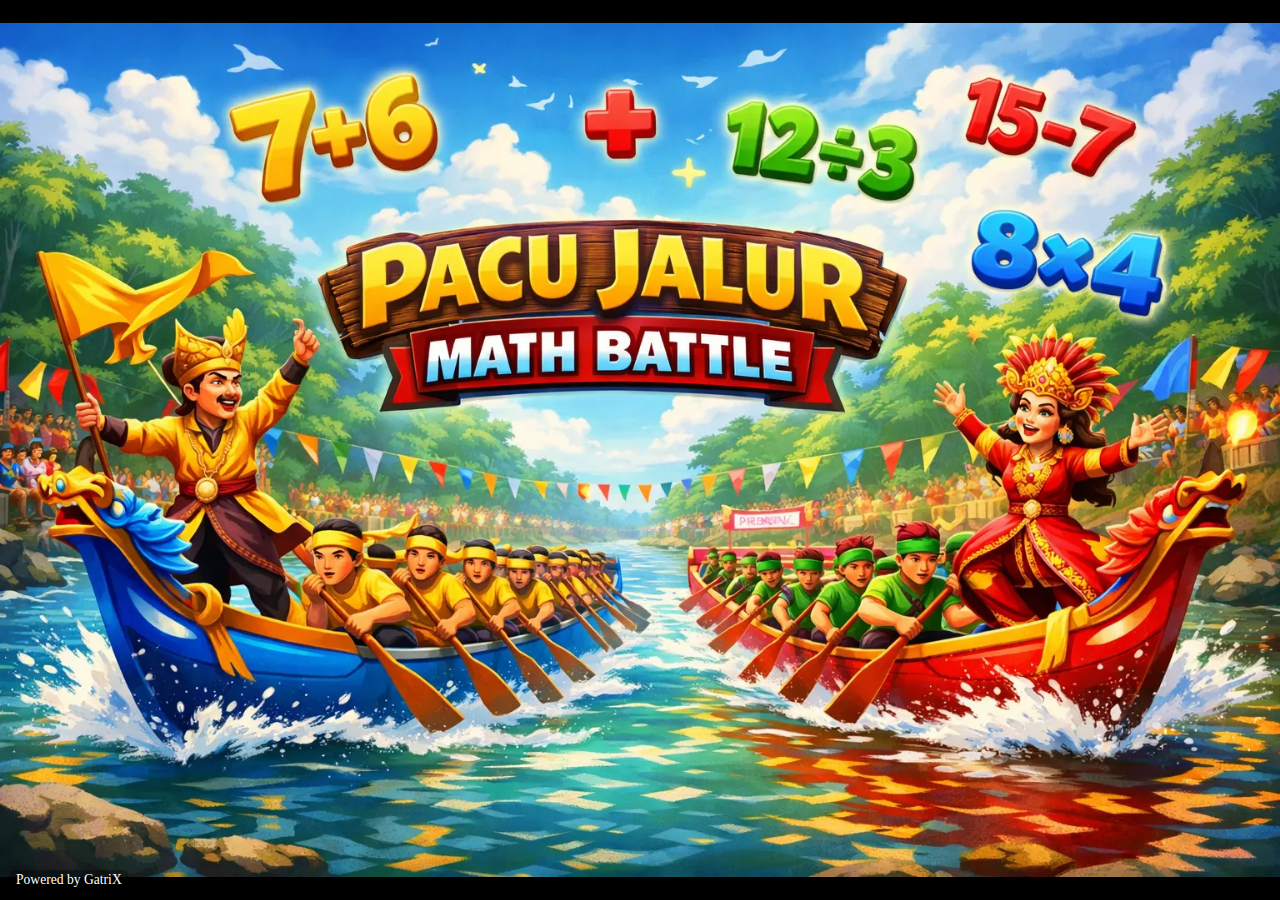
<file: index.html>
<!DOCTYPE html>
<html lang="en">
<head>
<meta charset="UTF-8">
<meta name="viewport" content="width=device-width, initial-scale=1.0, user-scalable=no">
<title>Pacu Jalur Math Battle</title>
<link rel="manifest" href="manifest.json">
<meta name="theme-color" content="#0288d1">
<link rel="stylesheet" href="css/cover.css">
</head>

<body>
<div class="landscape-container" onclick="enterGame()">
  <img src="images/cover.webp" alt="Pacu Jalur Math Battle Cover">
  <div class="powered-by">Powered by GatriX</div>
</div>

<script src="js/cover.js"></script>

  <!-- SERVICE WORKER (WAJIB DI BAWAH) -->
  <script>
    if ('serviceWorker' in navigator) {
      window.addEventListener('load', () => {
        navigator.serviceWorker.register('./service-worker.js')
          .then(reg => console.log('Service Worker registered', reg))
          .catch(err => console.error('Service Worker failed', err));
      });
    }
  </script>
</body>
</html>
</file>
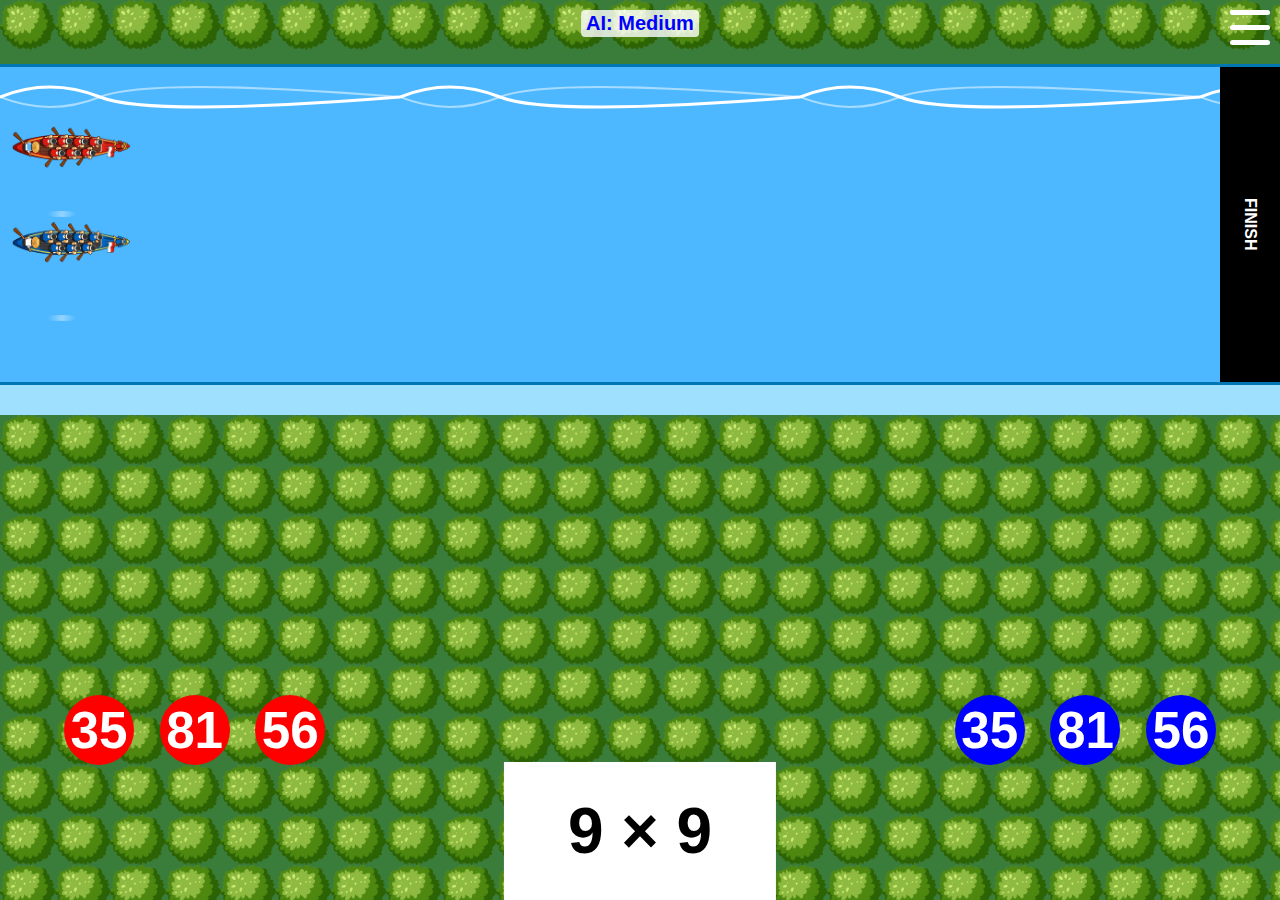
<file: pacu_jalur_ai.html>
<!DOCTYPE html>
<html lang="en">
<head>
<meta charset="UTF-8">
<meta name="viewport" content="width=device-width, initial-scale=1.0, user-scalable=no">
<title>Pacu Jalur Math Battle</title>
<link rel="stylesheet" href="css/race_ai.css">

<style>
#aiLabel {
  position: absolute;  /* supaya bisa diposisikan di atas elemen lain */
  top: 10px;           /* jarak dari atas track */
  left: 50%;           /* posisi horizontal tengah */
  transform: translateX(-50%);
  z-index: 1000;       /* pastikan berada di atas semua */
  text-align: center;
  color: #00f;
  font-weight: bold;
  background: rgba(255,255,255,0.8);
  padding: 2px 5px;
  border-radius: 4px;
font-size: 20px; /* contoh ukuran lebih besar */
}


</style>


</head>

<body>

<!-- POHON ATAS -->
<div id="treesTop"></div>

<!-- GAME AREA -->
<div id="track">
    <div class="wave"></div>
    <div class="wave2"></div>
    <div id="car1" class="car"></div>
    <div id="car2" class="car"></div>
    <div id="finishLine">FINISH</div>
</div>

<!-- POHON BAWAH -->
<div id="treesBottom"></div>

<!-- PERTANYAAN DAN PILIHAN -->
<div id="questionCenter"></div>
<div id="choicesRed"></div>
<div id="choicesBlue" class="choices"></div>
<div id="aiLabel"></div>



<!-- HAMBURGER -->
<div id="hamburger">
    <div class="bar"></div>
    <div class="bar"></div>
    <div class="bar"></div>
</div>

<!-- MENU -->
<div id="menuItems">
    <button id="menuHome">Home</button>
    <button id="menuRefresh">New Game</button>
    <button id="menuSettings">Settings</button>
</div>

<!-- OVERLAY KEMENANGAN -->
<div id="winOverlay">
  <canvas id="fireworksCanvas"></canvas>
  <div id="winnerText">KAMU MENANG!</div>
  <button id="btnRestart">MAIN LAGI</button>
</div>

<audio id="splashSound" src="sounds/splash.mp3"></audio>
<audio id="winSound" src="sounds/win.mp3"></audio>
<script src="js/race_ai.js"></script>
</body>
</html>
</file>
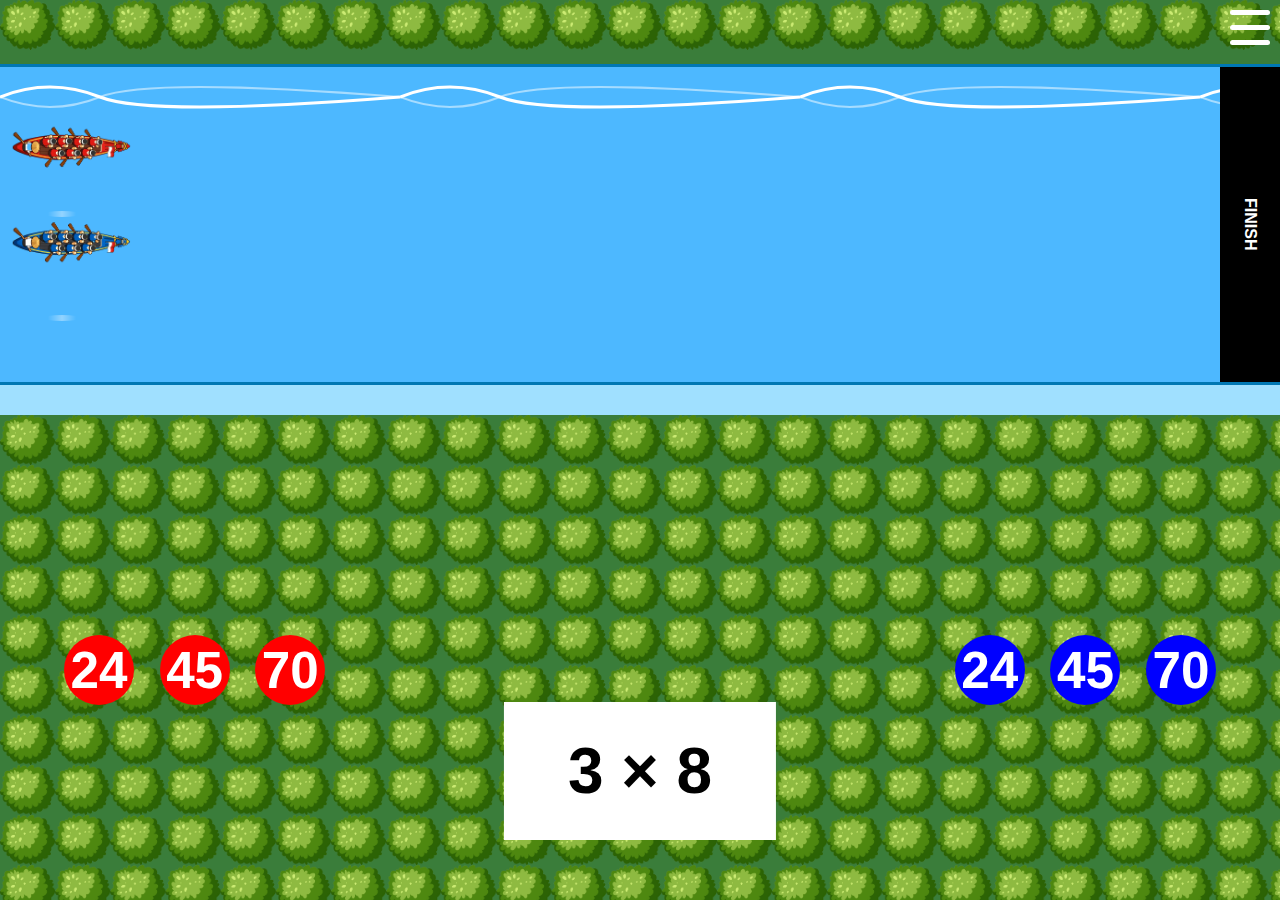
<file: pacu_jalur_human.html>
<!DOCTYPE html>
<html lang="en">
<head>
<meta charset="UTF-8">
<meta name="viewport" content="width=device-width, initial-scale=1.0, user-scalable=no">
<title>Pacu Jalur Math Battle</title>
<link rel="stylesheet" href="css/race_human.css">
</head>

<body>

<!-- POHON ATAS -->
<div id="treesTop"></div>

<!-- GAME AREA -->
<div id="track">
    <div class="wave"></div>
    <div class="wave2"></div>
    <div id="car1" class="car"></div>
    <div id="car2" class="car"></div>
    <div id="finishLine">FINISH</div>
</div>

<!-- POHON BAWAH -->
<div id="treesBottom"></div>

<!-- PERTANYAAN DAN PILIHAN -->
<div id="questionCenter"></div>
<div id="choicesRed"></div>
<div id="choicesBlue" class="choices"></div>
<div id="aiLabel"></div>



<!-- HAMBURGER -->
<div id="hamburger">
    <div class="bar"></div>
    <div class="bar"></div>
    <div class="bar"></div>
</div>

<!-- MENU -->
<div id="menuItems">
    <button id="menuHome">Home</button>
    <button id="menuRefresh">New Game</button>
    <button id="menuSettings">Settings</button>
</div>

<!-- OVERLAY KEMENANGAN -->
<div id="winOverlay">
  <canvas id="fireworksCanvas"></canvas>
  <div id="winnerText">KAMU MENANG!</div>
  <button id="btnRestart">MAIN LAGI</button>
</div>

<audio id="splashSound" src="sounds/splash.mp3"></audio>
<audio id="winSound" src="sounds/win.mp3"></audio>
<script src="js/race_human.js"></script>
</body>
</html>
</file>
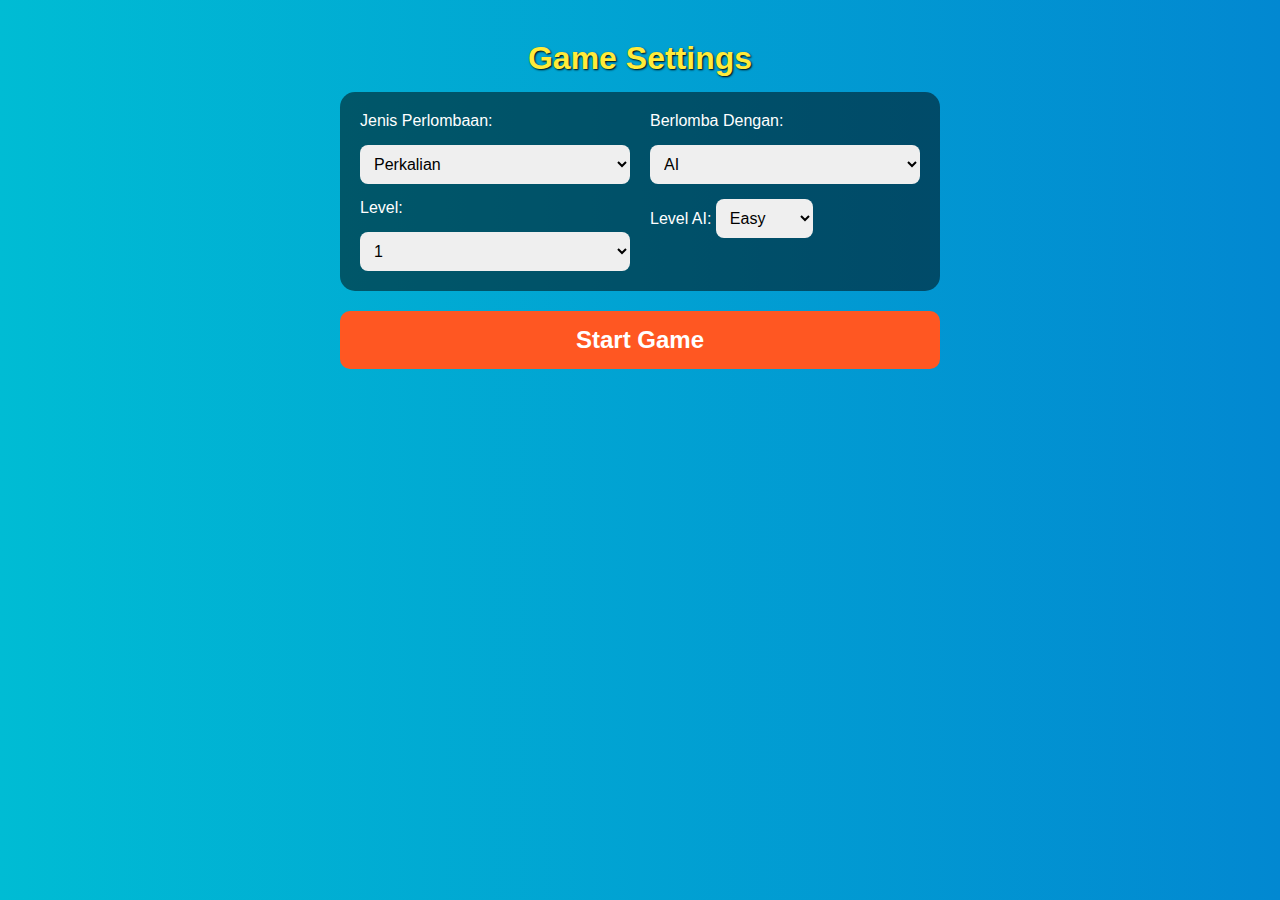
<file: setting.html>
<!DOCTYPE html>
<html lang="en">
<head>
<meta charset="UTF-8">
<meta name="viewport" content="width=device-width, initial-scale=1.0, user-scalable=no">
<title>Pacu Jalur Math Battle - Settings</title>

<!-- CSS terpisah -->
<link rel="stylesheet" href="css/setting.css">
</head>
<body>

<h1>Game Settings</h1>

<div class="container">
  <div class="section">
    <label for="race-type">Jenis Perlombaan:</label>
    <select id="race-type">
      <option value="multiplication">Perkalian</option>
      <option value="division">Pembagian</option>
      <option value="subtraction">Pengurangan</option>
      <option value="addition">Pertambahan</option>
    </select>

    <label for="difficulty">Level:</label>
    <select id="difficulty"></select>
  </div>

  <div class="section">
    <label for="opponent">Berlomba Dengan:</label>
    <select id="opponent">
      <option value="ai">AI</option>
      <option value="friend">Teman</option>
    </select>

    <div id="system-level-container">
      <label for="system-level">Level AI:</label>
      <select id="system-level">
        <option value="beginner">Easy</option>
        <option value="medium">Medium</option>
        <option value="hard">Hard</option>
      </select>
    </div>
  </div>
</div>

<button id="startGameBtn">Start Game</button>

<!-- JS terpisah -->
<script src="js/setting.js"></script>
</body>
</html>
</file>
<file: css/cover.css>
* {
  margin: 0;
  padding: 0;
  box-sizing: border-box;
}

html, body {
  width: 100%;
  height: 100%;
  background: #000;
  overflow: hidden;
}

.landscape-container {
  position: relative;
  width: 100%;
  height: 100%;
  display: flex;
  justify-content: center;
  align-items: center;
  cursor: pointer;
  animation: fadeIn 1.2s ease-in;
}

img {
  max-width: 100%;
  max-height: 100%;
  object-fit: contain;
}

.powered-by {
  position: absolute;
  bottom: 10px;
  left: 10px;
  color: #fff;
  font-size: 0.85rem;
  background: rgba(0,0,0,0.3);
  padding: 2px 6px;
  border-radius: 4px;
}

/* Fade animation */
@keyframes fadeIn {
  from { opacity: 0; }
  to   { opacity: 1; }
}

@media (orientation: portrait) {
  .landscape-container::before {
    content: "Please rotate your device to landscape";
    position: absolute;
    color: white;
    font-size: 1.8rem;
    text-align: center;
    top: 50%;
    width: 100%;
    transform: translateY(-50%);
  }
  img, .powered-by {
    display: none;
  }
}
</file>
<file: css/race_ai.css>
/* ================= POHON ================= */

/* POHON ATAS - SATU BARIS + GRADASI */
#treesTop {
    position: absolute;
    top: 0;
    left: 0;
    width: 100%;
    height: 100px;
    background-color: #3a7d3a;
    background-image: 
        url('../images/bg3.png'),
        linear-gradient(to bottom, rgba(58,125,58,0) 0%, rgba(58,125,58,0.8) 100%);
    background-repeat: repeat-x, no-repeat;
    background-size: auto 50px, 100%;
    z-index:5;
}

#treesBottom {
    position: absolute;
    top: calc(5% + 40% + 10px); /* geser sedikit ke bawah supaya pohon tidak menempel track */
    left: 0;
    width: 100%;
    bottom: 0;
    background-color: #3a7d3a;
    background-image: 
        url('../images/bg3.png'),
        linear-gradient(to top, rgba(58,125,58,0.8) 0%, rgba(58,125,58,0) 30%);
    background-repeat: repeat, no-repeat;
    background-size: auto 50px, 100%;
    z-index: 0;
}

/* ================= BODY & TRACK ================= */
html, body {
    margin:0;
    padding:0;
    width:100%;
    height:100%;
    overflow:hidden;
    background:#a0e0ff;
    font-family:sans-serif;
    touch-action: manipulation;
}

#track {
    position:relative;
    width:100%;
    height:35%;
    background:#4db8ff;
    border-top:3px solid #0077b3;
    border-bottom:3px solid #0077b3;
    margin-top:5%;
    overflow:hidden;
    z-index:10;
}

/* WAVES */
.wave, .wave2 {
    position:absolute;
    top:0; left:0;
    width:200%;
    height:100%;
    background-repeat:repeat-x;
    background-size:400px 60px;
}

.wave {
    background-image:url("data:image/svg+xml;utf8,\
<svg xmlns='http://www.w3.org/2000/svg' width='400' height='60'>\
<path d='M0 30 Q50 10 100 30 T400 30' fill='transparent' stroke='white' stroke-width='3'/>\
</svg>");
    animation:waveMove 8s linear infinite;
}

.wave2 {
    background-image:url("data:image/svg+xml;utf8,\
<svg xmlns='http://www.w3.org/2000/svg' width='400' height='60'>\
<path d='M0 30 Q50 50 100 30 T400 30' fill='transparent' stroke='rgba(255,255,255,0.5)' stroke-width='2'/>\
</svg>");
    animation:waveMove 12s linear infinite reverse;
}

@keyframes waveMove {
    from {transform:translateX(0);}
    to {transform:translateX(-50%);}
}

/* BOATS */
.car {
    position:absolute;
    width:40%;
    max-width:200px;
    height:80%;
    max-height:150px;
    left:-3%;
    animation:float 2s ease-in-out infinite;
    transition:left .3s ease;
}

/* Efek percikan air di bawah perahu */
.car::after {
    content: "";
    position: absolute;
    bottom: 0;
    left: 50%;
    width: 60%;
    height: 10px;
    background: radial-gradient(circle, rgba(255,255,255,0.5) 0%, transparent 70%);
    transform: translateX(-50%) scaleX(0.8);
    opacity: 0;
    border-radius: 50%;
    pointer-events: none;
    animation: ripple 0.6s ease-out infinite;
}

/* Efek riak air di belakang perahu */
.car::before {
    content: "";
    position: absolute;
    bottom: 0;
    left: 50%;
    width: 40%;
    height: 6px;
    background: radial-gradient(circle, rgba(255,255,255,0.4) 0%, transparent 70%);
    transform: translateX(-50%) scaleX(0.5);
    border-radius: 50%;
    animation: rippleBack 0.8s ease-out infinite;
    pointer-events: none;
}

@keyframes ripple {
    0%, 100% { transform: translateX(-50%) scaleX(0.8); opacity: 0; }
    50% { transform: translateX(-50%) scaleX(1); opacity: 0.5; }
}

@keyframes rippleBack {
    0% { opacity: 0; transform: translateX(-50%) scaleX(0.3); }
    50% { opacity: 0.5; transform: translateX(-50%) scaleX(1); }
    100% { opacity: 0; transform: translateX(-50%) scaleX(1.5); }
}

#car1 {
    top:0%;
    background:url("../images/perahu_merah_bg.png") no-repeat center/contain;
}

#car2 {
    top:33%;
    background:url("../images/perahu_biru_bg.png") no-repeat center/contain;
}


@keyframes float {
    0%,100% {transform:translateY(0);}
    50% {transform:translateY(-5px);}
}

/* FINISH */
#finishLine {
    position:absolute;
    right:0;
    top:0;
    width:60px;
    height:100%;
    background:black;
    color:white;
    writing-mode:vertical-rl;
    display:flex;
    align-items:center;
    justify-content:center;
    font-weight:bold;
}

/* ================= UI ================= */
#questionCenter {
    position:fixed;
    bottom:0;
    left:50%;
    transform:translateX(-50%);
    background:white;
    padding:.5em 1em;
    font-size:5vw;
    font-weight:bold;
    z-index:500;
}

.choice-btn {
    width:70px;
    height:70px;
    border-radius:50%;
    border:none;
    font-size:4vw;
    font-weight:bold;
    color:white;
}

.choice-btn.wrong {
    background:#555 !important;
    opacity:.5;
}

#choicesRed, #choicesBlue {
    position:fixed;
    bottom:15%;
    display:flex;
    gap:2vw;
    z-index:20000;
}

#choicesRed { left:5%; }
#choicesBlue { right:5%; }

/* ================= HAMBURGER & MENU ================= */
#hamburger {
    position:fixed;
    top:10px;
    right:10px;
    width:40px;
    height:35px;
    display:flex;
    flex-direction:column;
    justify-content:space-between;
    z-index:10000;
}

.bar {
    height:5px;
    background:white;
    border-radius:3px;
}

#menuItems {
    position:fixed;
    top:60px;
    right:10px;
    background:rgba(0,0,0,.75);
    display:none;
    flex-direction:column;
    border-radius:8px;
    z-index:9999;
    pointer-events:none;
}

#menuItems.show {
    display:flex;
    pointer-events:auto;
}

#menuItems button {
    background:none;
    border:none;
    color:white;
    padding:12px 20px;
    font-size:18px;
}

/* ================= WIN OVERLAY ================= */
#winOverlay {
    position: fixed;
    top:0;
    left:0;
    width:100%;
    height:100%;
    display:none; /* aktifkan via JS saat menang */
    justify-content:center;
    align-items:center;
    background: rgba(0,0,0,0.5);
    z-index:99999;
    flex-direction:column;
}

#fireworksCanvas {
    position:absolute;
    top:0;
    left:0;
    width:100%;
    height:100%;
    z-index:0;
    pointer-events:none;
}

#winnerText {
    font-size:8vw;
    font-weight:bold;
    color:red;
    z-index:1;
}

/* Tombol MAIN LAGI ala Android */
#btnRestart {
    position: relative;
    z-index:1;
    padding: 14px 28px;
    font-size: 1.5em;
    font-weight: bold;
    color: white;
    background: linear-gradient(145deg, #ff6b6b, #ff3b3b);
    border: none;
    border-radius: 25px;
    cursor: pointer;
    box-shadow: 0 6px 12px rgba(0,0,0,0.3);
    transition: transform 0.1s ease, box-shadow 0.1s ease;
}

#btnRestart:active {
    transform: scale(0.95);
    box-shadow: 0 3px 6px rgba(0,0,0,0.2);
}

#btnRestart:hover {
    background: linear-gradient(145deg, #ff7b7b, #ff4b4b);
}
</file>
<file: css/race_human.css>
/* ================= POHON ================= */
#treesTop {
    position: absolute;
    top: 0;
    left: 0;
    width: 100%;
    height: 100px;
    background-color: #3a7d3a;
    background-image: 
        url('../images/bg3.png'),
        linear-gradient(to bottom, rgba(58,125,58,0) 0%, rgba(58,125,58,0.8) 100%);
    background-repeat: repeat-x, no-repeat;
    background-size: auto 50px, 100%;
    z-index:5;
}

#treesBottom {
    position: absolute;
    top: calc(5% + 40% + 10px);
    left: 0;
    width: 100%;
    bottom: 0;
    background-color: #3a7d3a;
    background-image: 
        url('../images/bg3.png'),
        linear-gradient(to top, rgba(58,125,58,0.8) 0%, rgba(58,125,58,0) 30%);
    background-repeat: repeat, no-repeat;
    background-size: auto 50px, 100%;
    z-index:0;
}

/* ================= BODY & TRACK ================= */
html, body {
    margin:0;
    padding:0;
    width:100%;
    height:100%;
    overflow:hidden;
    background:#a0e0ff;
    font-family:sans-serif;
    touch-action: manipulation;
}

:root {
    --banner-space: 60px; /* tinggi banner */
}

#track {
    position:relative;
    width:100%;
    height:35%;
    background:#4db8ff;
    border-top:3px solid #0077b3;
    border-bottom:3px solid #0077b3;
    margin-top:5%;
    overflow:hidden;
    z-index:10;
}

/* WAVES */
.wave, .wave2 {
    position:absolute;
    top:0; left:0;
    width:200%;
    height:100%;
    background-repeat:repeat-x;
    background-size:400px 60px;
}

.wave {
    background-image:url("data:image/svg+xml;utf8,\
<svg xmlns='http://www.w3.org/2000/svg' width='400' height='60'>\
<path d='M0 30 Q50 10 100 30 T400 30' fill='transparent' stroke='white' stroke-width='3'/>\
</svg>");
    animation:waveMove 8s linear infinite;
}

.wave2 {
    background-image:url("data:image/svg+xml;utf8,\
<svg xmlns='http://www.w3.org/2000/svg' width='400' height='60'>\
<path d='M0 30 Q50 50 100 30 T400 30' fill='transparent' stroke='rgba(255,255,255,0.5)' stroke-width='2'/>\
</svg>");
    animation:waveMove 12s linear infinite reverse;
}

@keyframes waveMove {
    from {transform:translateX(0);}
    to {transform:translateX(-50%);}
}

/* BOATS */
.car {
    position:absolute;
    width:40%;
    max-width:200px;
    height:80%;
    max-height:150px;
    left:-3%;
    animation:float 2s ease-in-out infinite;
    transition:left .3s ease;
}

.car::after {
    content: "";
    position: absolute;
    bottom: 0;
    left: 50%;
    width: 60%;
    height: 10px;
    background: radial-gradient(circle, rgba(255,255,255,0.5) 0%, transparent 70%);
    transform: translateX(-50%) scaleX(0.8);
    opacity: 0;
    border-radius: 50%;
    pointer-events: none;
    animation: ripple 0.6s ease-out infinite;
}

.car::before {
    content: "";
    position: absolute;
    bottom: 0;
    left: 50%;
    width: 40%;
    height: 6px;
    background: radial-gradient(circle, rgba(255,255,255,0.4) 0%, transparent 70%);
    transform: translateX(-50%) scaleX(0.5);
    border-radius: 50%;
    animation: rippleBack 0.8s ease-out infinite;
    pointer-events: none;
}

@keyframes ripple { 0%,100% { transform: translateX(-50%) scaleX(0.8); opacity: 0; } 50% { transform: translateX(-50%) scaleX(1); opacity: 0.5; } }
@keyframes rippleBack { 0% { opacity: 0; transform: translateX(-50%) scaleX(0.3); } 50% { opacity: 0.5; transform: translateX(-50%) scaleX(1); } 100% { opacity: 0; transform: translateX(-50%) scaleX(1.5); } }
@keyframes float { 0%,100% {transform:translateY(0);} 50% {transform:translateY(-5px);} }

#car1 { top:0%; background:url("../images/perahu_merah_bg.png") no-repeat center/contain; }
#car2 { top:33%; background:url("../images/perahu_biru_bg.png") no-repeat center/contain; }

/* FINISH */
#finishLine {
    position:absolute;
    right:0;
    top:0;
    width:60px;
    height:100%;
    background:black;
    color:white;
    writing-mode:vertical-rl;
    display:flex;
    align-items:center;
    justify-content:center;
    font-weight:bold;
}

/* ================= PERTANYAAN & PILIHAN ================= */
#questionCenter {
    position:fixed;
    bottom: calc(var(--banner-space) + 0px);
    left:50%;
    transform:translateX(-50%);
    background:white;
    padding:.5em 1em;
    font-size:5vw;
    font-weight:bold;
    z-index:500;
}

.choice-btn {
    width:70px;
    height:70px;
    border-radius:50%;
    border:none;
    font-size:4vw;
    font-weight:bold;
    color:white;
}

#choicesRed, #choicesBlue {
    position:fixed;
    bottom: calc(var(--banner-space) + 15%);
    display:flex;
    gap:2vw;
    z-index:20000;
}

#choicesRed { left:5%; }
#choicesBlue { right:5%; }

/* ================= HAMBURGER & MENU ================= */
#hamburger {
    position:fixed;
    top:10px;
    right:10px;
    width:40px;
    height:35px;
    display:flex;
    flex-direction:column;
    justify-content:space-between;
    z-index:10000;
}

.bar { height:5px; background:white; border-radius:3px; }

#menuItems {
    position:fixed;
    top:60px;
    right:10px;
    background:rgba(0,0,0,.75);
    display:none;
    flex-direction:column;
    border-radius:8px;
    z-index:9999;
    pointer-events:none;
}

#menuItems.show { display:flex; pointer-events:auto; }

#menuItems button {
    background:none;
    border:none;
    color:white;
    padding:12px 20px;
    font-size:18px;
}

/* ================= WIN OVERLAY ================= */
#winOverlay {
    position: fixed;
    top:0;
    left:0;
    width:100%;
    height:100%;
    display:none;
    justify-content:center;
    align-items:center;
    background: rgba(0,0,0,0.5);
    z-index:99999;
    flex-direction:column;
}

#fireworksCanvas { position:absolute; top:0; left:0; width:100%; height:100%; z-index:0; pointer-events:none; }
#winnerText { font-size:8vw; font-weight:bold; color:red; z-index:1; }

#btnRestart {
    position: relative;
    z-index:1;
    padding: 14px 28px;
    font-size: 1.5em;
    font-weight: bold;
    color: white;
    background: linear-gradient(145deg, #ff6b6b, #ff3b3b);
    border: none;
    border-radius: 25px;
    cursor: pointer;
    box-shadow: 0 6px 12px rgba(0,0,0,0.3);
    transition: transform 0.1s ease, box-shadow 0.1s ease;
}
#btnRestart:active { transform: scale(0.95); box-shadow: 0 3px 6px rgba(0,0,0,0.2); }
#btnRestart:hover { background: linear-gradient(145deg, #ff7b7b, #ff4b4b); }
</file>
<file: css/setting.css>
* {
  margin: 0;
  padding: 0;
  box-sizing: border-box;
}

html, body {
  width: 100%;
  height: 100%;
  font-family: Arial, sans-serif;
  background: linear-gradient(90deg, #00bcd4, #0288d1);
  display: flex;
  flex-direction: column;
  align-items: center;
  overflow-y: auto;
  padding: 20px 0;
}

h1 {
  font-size: 2rem;
  color: #ffeb3b;
  text-align: center;
  text-shadow: 1px 1px 2px #000;
  margin-bottom: 15px;
}

.container {
  width: 95%;
  max-width: 600px;
  background: rgba(0,0,0,0.5);
  border-radius: 15px;
  padding: 20px;
  display: flex;
  flex-wrap: wrap;
  gap: 20px;
  justify-content: space-around;
}

.section {
  flex: 1 1 200px;
  display: flex;
  flex-direction: column;
  gap: 15px;
}

label {
  color: #fff;
  font-size: 1rem;
}

select {
  padding: 10px;
  border-radius: 8px;
  border: none;
  font-size: 1rem;
}

#startGameBtn {
  margin-top: 20px;
  width: 95%;
  max-width: 600px;
  padding: 15px;
  font-size: 1.5rem;
  font-weight: bold;
  background: #ff5722;
  color: #fff;
  border: none;
  border-radius: 10px;
  cursor: pointer;
  transition: 0.2s;
}

#startGameBtn:hover {
  background: #e64a19;
}

/* Portrait warning */
@media (orientation: portrait) {
  body::before {
    content: "Please rotate your device to landscape";
    position: fixed;
    inset: 0;
    display: flex;
    align-items: center;
    justify-content: center;
    font-size: 2rem;
    color: white;
    background: #000;
    z-index: 999;
    text-align: center;
  }

  .container,
  #startGameBtn,
  h1 {
    display: none;
  }
}
</file>
